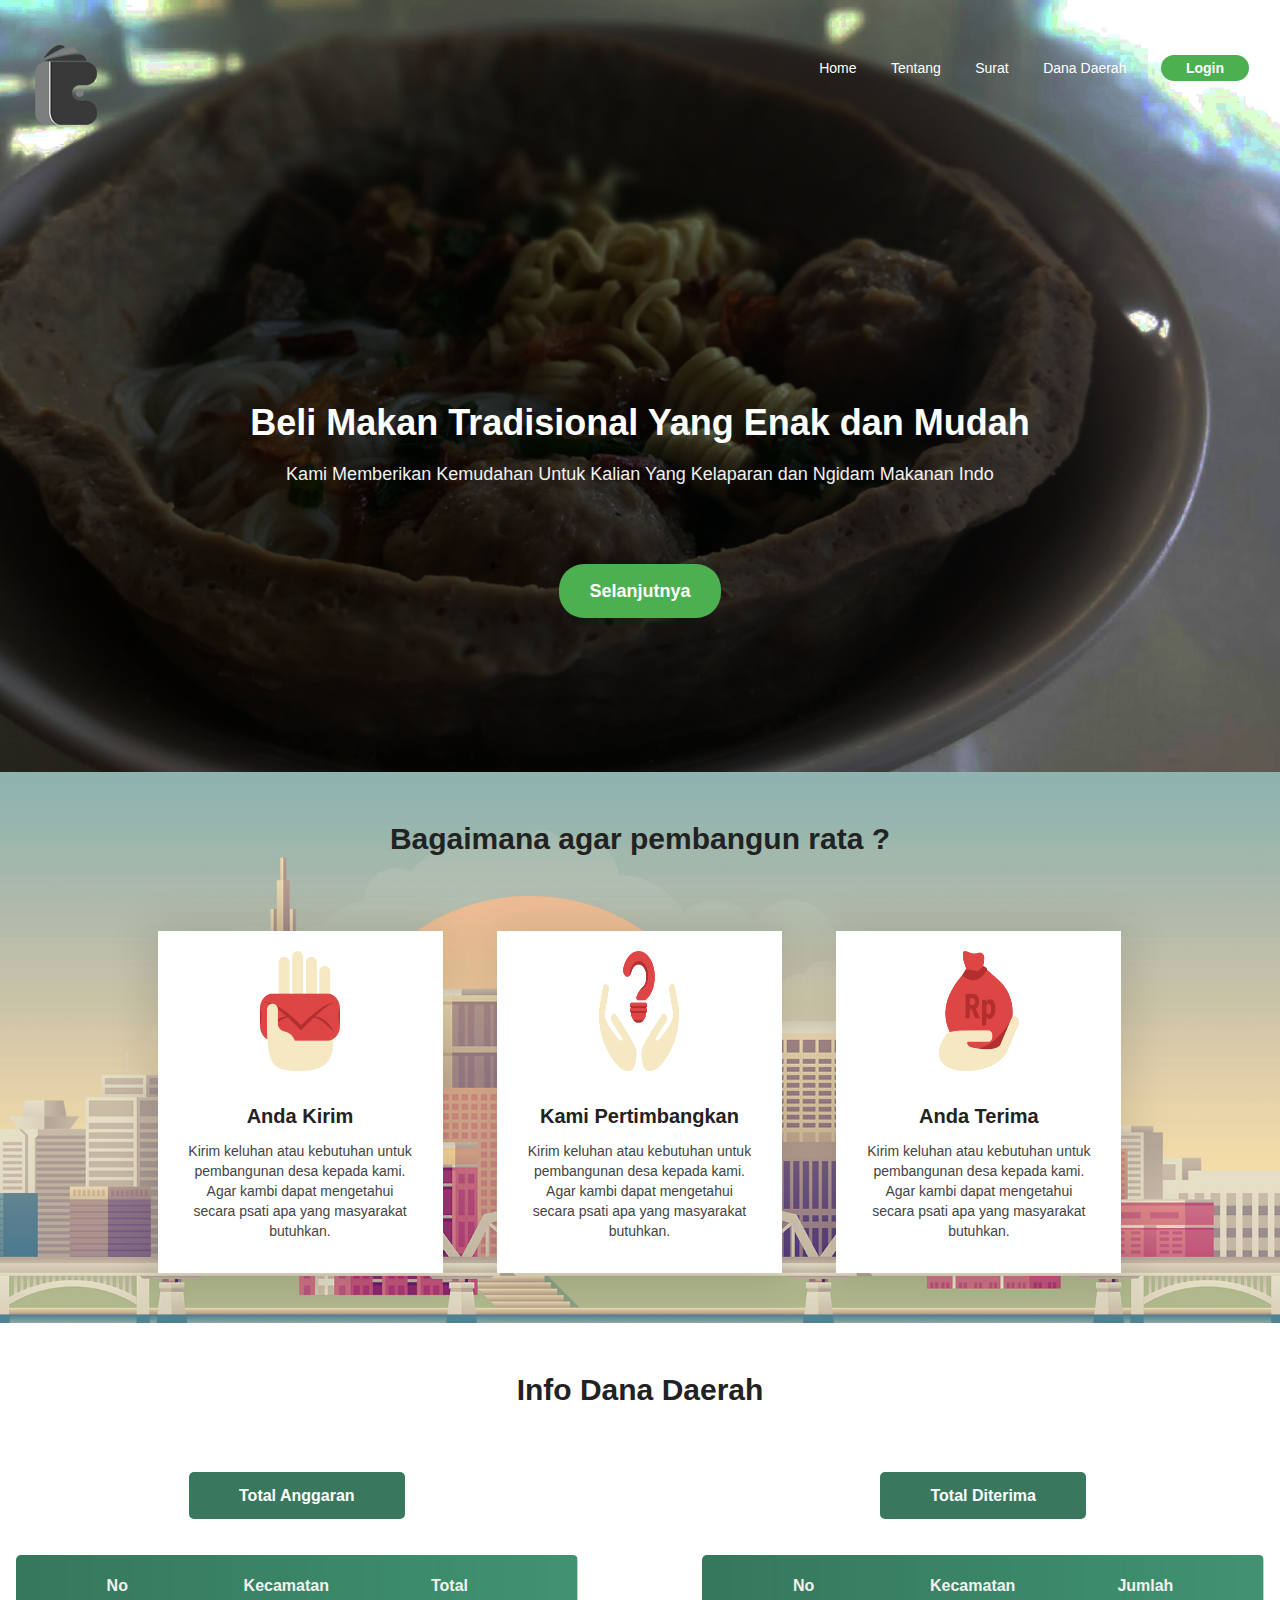
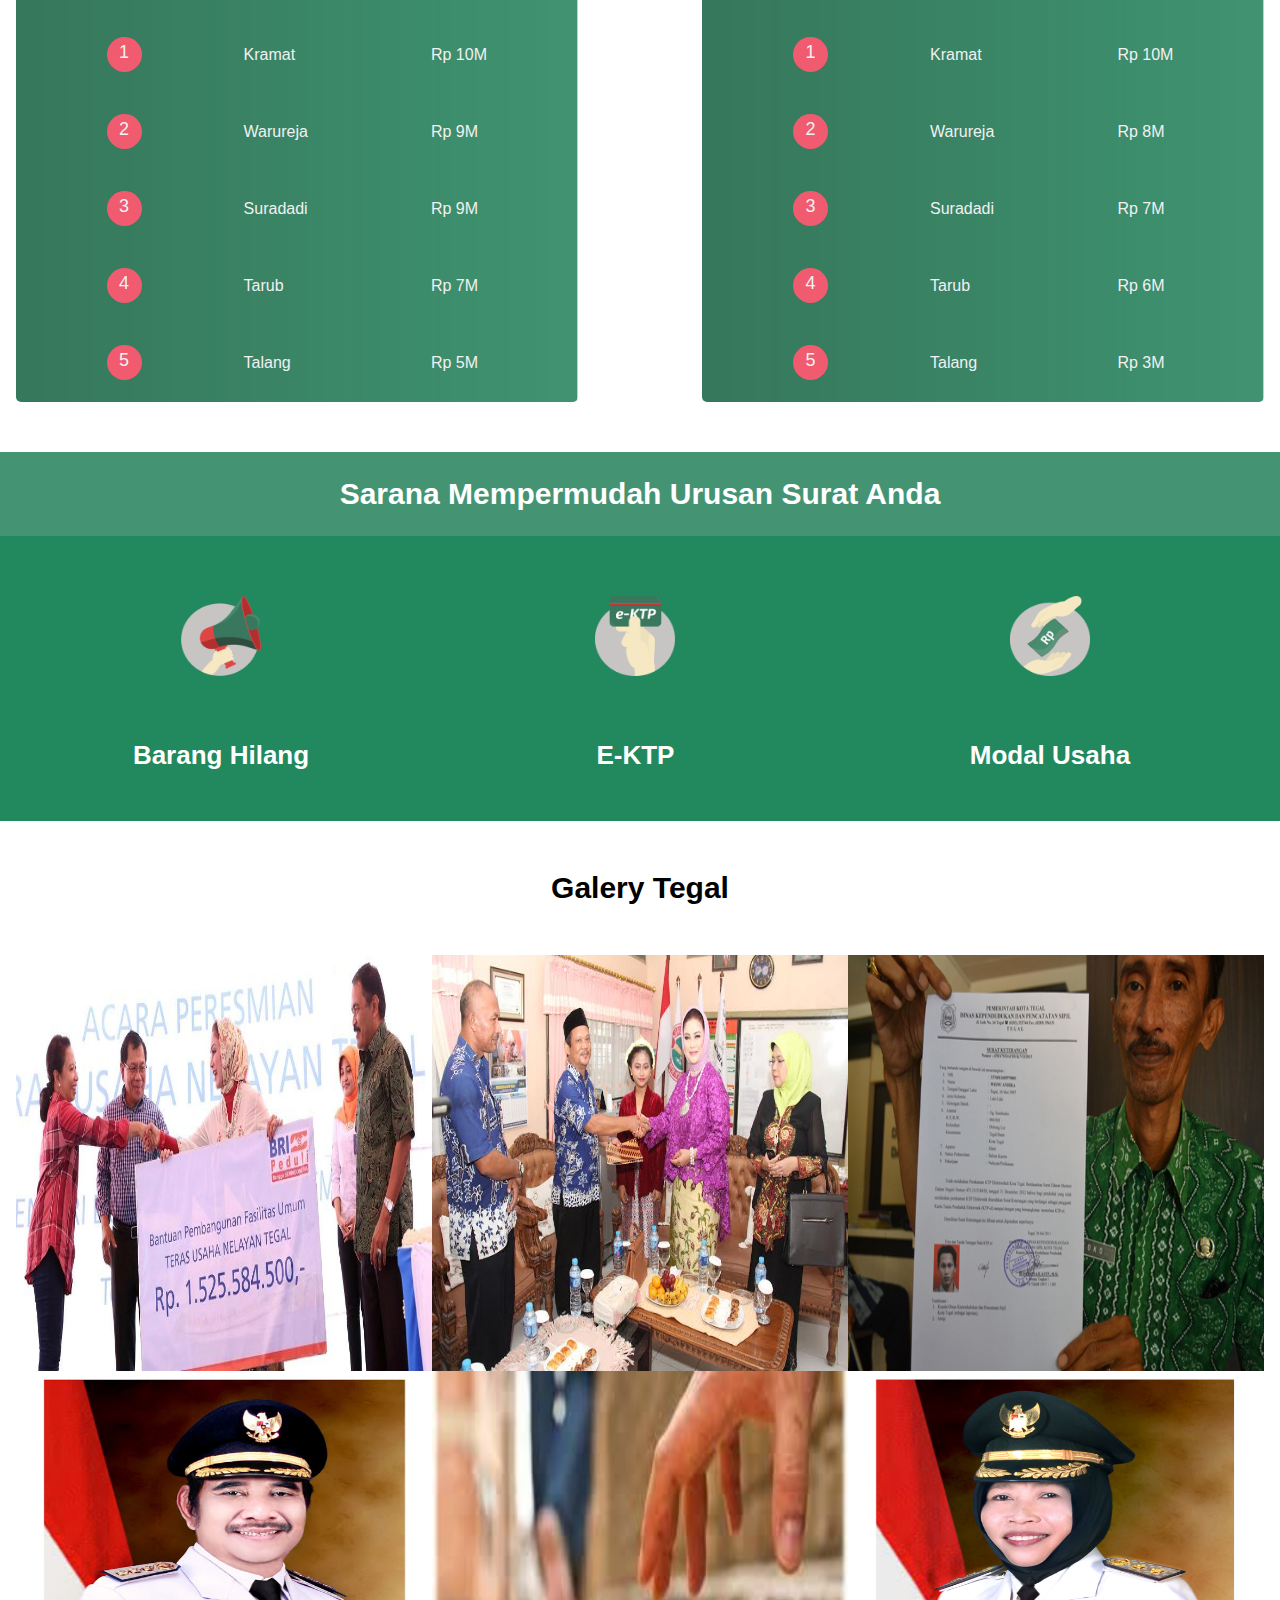
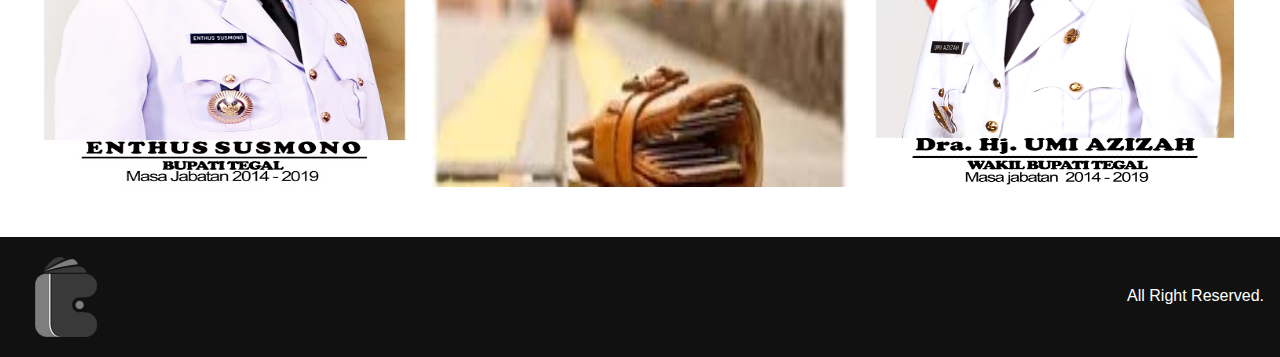
<file: index.html>
<!DOCTYPE html>
<html>
<head>
	<title>Bakul Jajan Onlen</title>
	<link rel="stylesheet" type="text/css" href="css/style.css">
</head>
<body>

<!--Header-->
<div id="header">
	<div class="center">
		<div class="logo"><img src="img/log.png"></div>
		<div class="menu">
			<ul>
				<li><a href="index.html">Home</a></li>
				<li><a href="tentang.html">Tentang</a></li>
				<li><a href="surat.html">Surat</a></li>
				<li><a href="dana.html">Dana Daerah</a></li>
				<li><a href="login.html" class="login">Login</a></li>
			</ul>
		</div>
	</div>
	<div class="clear"></div>
	<div id="navbar">
		<div class="center">
			<div class="navbar">
				<div class="logo"><img src="img/log.png"></div>
				<a href="index.html">Home</a></li>
				<a href="tentang.html">Tentang</a></li>
				<a href="surat.html">Surat</a></li>
				<a href="dana.html">Dana Daerah</a></li>
				<a href="login.html" style="font-weight: bold;">Login</a></li>
			</div>
		</div>
		<div class="clear"></div>
	</div>
	<div class="center">
		<div class="title">Beli Makan Tradisional Yang Enak dan Mudah</div>
		<div class="sub-title">Kami Memberikan Kemudahan Untuk Kalian Yang Kelaparan dan Ngidam Makanan Indo</div>
	</div>
	<div class="clear"></div>
	<div class="center" style="text-align: center; padding-bottom: 170px;">
		<a href="tentang.html" class="header-btn">Selanjutnya</a>
	</div>
</div>
<!--Header-->

<!--Cara pembangunan rata-->
<div id="how-work">
	<div class="center">
		<div class="title" style="">Bagaimana agar pembangun rata ?</div>
	</div>
	<div class="clear"></div>
	<div class="content">
		<a href="andaKirim.html"><div class="box">
			<img src="img/andaKirim.png" class="icon-proses">
			<div class="box-title">
				Anda Kirim
			</div>
			<div class="box-content">Kirim keluhan atau kebutuhan untuk pembangunan desa kepada kami. Agar kambi dapat mengetahui secara psati apa yang masyarakat butuhkan.</div>
		</div></a>
		<a href="pertimbangkan.html"><div class="box">
			<img src="img/kamiPertimbangkan.png" class="icon-proses">
			<div class="box-title">Kami Pertimbangkan</div>
			<div class="box-content">Kirim keluhan atau kebutuhan untuk pembangunan desa kepada kami. Agar kambi dapat mengetahui secara psati apa yang masyarakat butuhkan.</div>
		</div></a>
		<a href="terima.html"><div class="box">
			<img src="img/andaTerima.png" class="icon-proses">
			<div class="box-list">
				<div class="box-title">Anda Terima</div>
				<div class="box-content">Kirim keluhan atau kebutuhan untuk pembangunan desa kepada kami. Agar kambi dapat mengetahui secara psati apa yang masyarakat butuhkan.</div>
			</div>
		</div></a>
	</div>
</div>
<!--Cara pembangunan rata-->

<!--Dana Daerah-->
<div id="dana">
	<div class="center">
		<div class="title">Info Dana Daerah</div>
	</div>
	<div class="clear"></div>
	<div class="center">
		<div class="content">
			<a class="btn">Total Anggaran</a>
		</div>
		<div class="content" style=" float: right;">
			<a class="btn">Total Diterima</a>
		</div>
	</div>
	<div class="clear"></div>

	<div class="center">
		<center>
		<div class="tabel-bg">
			<table border="0">
				<tr>
					<td class="tabel"><b>No</td>
					<td class="tabel"><b>Kecamatan</td>
					<td class="tabel"><b>Total</td>
				</tr>
				<tr>
					<td class="tabel"><div class="circle">1</div></td>
					<td class="tabel">Kramat</td>
					<td class="tabel">Rp 10M</td>
				</tr>
				<tr>
					<td class="tabel"><div class="circle">2</div></td>
					<td class="tabel">Warureja</td>
					<td class="tabel">Rp 9M</td>
				</tr>
				<tr>
					<td class="tabel"><div class="circle">3</div></td>
					<td class="tabel">Suradadi</td>
					<td class="tabel">Rp 9M</td>
				</tr>
				<tr>
					<td class="tabel"><div class="circle">4</div></td>
					<td class="tabel">Tarub</td>
					<td class="tabel">Rp 7M</td>
				</tr>
				<tr>
					<td class="tabel"><div class="circle">5</div></td>
					<td class="tabel">Talang</td>
					<td class="tabel">Rp 5M</td>
				</tr>
			</table>
		</div>
		</center>

		<center>
		<div class="tabel-bg" style="float: right;">
			<table border="0">
				<tr>
					<td class="tabel"><b>No</td>
					<td class="tabel"><b>Kecamatan</td>
					<td class="tabel"><b>Jumlah</td>
				</tr>
				<tr>
					<td class="tabel"><div class="circle">1</div></td>
					<td class="tabel">Kramat</td>
					<td class="tabel">Rp 10M</td>
				</tr>
				<tr>
					<td class="tabel"><div class="circle">2</div></td>
					<td class="tabel">Warureja</td>
					<td class="tabel">Rp 8M</td>
				</tr>
				<tr>
					<td class="tabel"><div class="circle">3</div></td>
					<td class="tabel">Suradadi</td>
					<td class="tabel">Rp 7M</td>
				</tr>
				<tr>
					<td class="tabel"><div class="circle">4</div></td>
					<td class="tabel">Tarub</td>
					<td class="tabel">Rp 6M</td>
				</tr>
				<tr>
					<td class="tabel"><div class="circle">5</div></td>
					<td class="tabel">Talang</td>
					<td class="tabel">Rp 3M</td>
				</tr>
			</table>
		</div>
		</center>
	</div>
	<div class="clear"></div>
</div>
<!--Dana Daerah-->

<!--Surat Menyurat-->
<div id="surat">
	<div class="title">Sarana Mempermudah Urusan Surat Anda</div>
	<div class="content">
		<div class="center">
			<div class="box">
				<a href="surat.html"><img src="img/barangHilang.png" class="box-icon"></a>
				<div class="box-title">Barang Hilang</div>
			</div>
			<div class="box">
				<a href="surat.html"><img src="img/eKTP.png" class="box-icon"></a>
				<div class="box-title">E-KTP</div>
			</div>
			<div class="box">
				<a href="surat.html"><img src="img/modalUsaha.png" class="box-icon"></a>
				<div class="box-title">Modal Usaha</div>
			</div>
		</div>
	</div>
</div>
<!--Surat Menyurat-->

<!--Galery-->
<div id="galery">
	<div class="center">
		<div class="title">Galery Tegal</div>
	</div>
	<div class="clear"></div>
	<div class="center">
		<img src="img/bantuan.jpg" class="gambar">
		<img src="img/bantuanmodal.jpg" class="gambar">
		<img src="img/ektp.jpg" class="gambar">
		<img src="img/bupati.jpg" class="gambar">
		<img src="img/baranghilang.jpg" class="gambar">
		<img src="img/wakilbupati.jpg" class="gambar">
	</div>
	<div class="clear"></div>
</div>
<!--Galery-->

<!--Footer-->
<div id="footer">
	<div class="center">
		<div class="logo"><img src="img/log.png"></b></div>
		<div class="cp">All Right Reserved.</div>
	</div>
	<div class="clear"></div>
</div>
<!--Footer-->

<script type="text/javascript" src="js/index.js"></script>
<script type="text/javascript">
	// When the user scrolls down 20px from the top of the document, slide down the navbar
	// When the user scrolls to the top of the page, slide up the navbar (50px out of the top view)
	window.onscroll = function() {scrollFunction()};

	function scrollFunction() {
  		if (document.body.scrollTop > 80 || document.documentElement.scrollTop > 80) {
    		document.getElementById("navbar").style.top = "0";
  		} else {
    		document.getElementById("navbar").style.top = "-100px";
  		}
	}
</script>
</body>
</html>
</file>
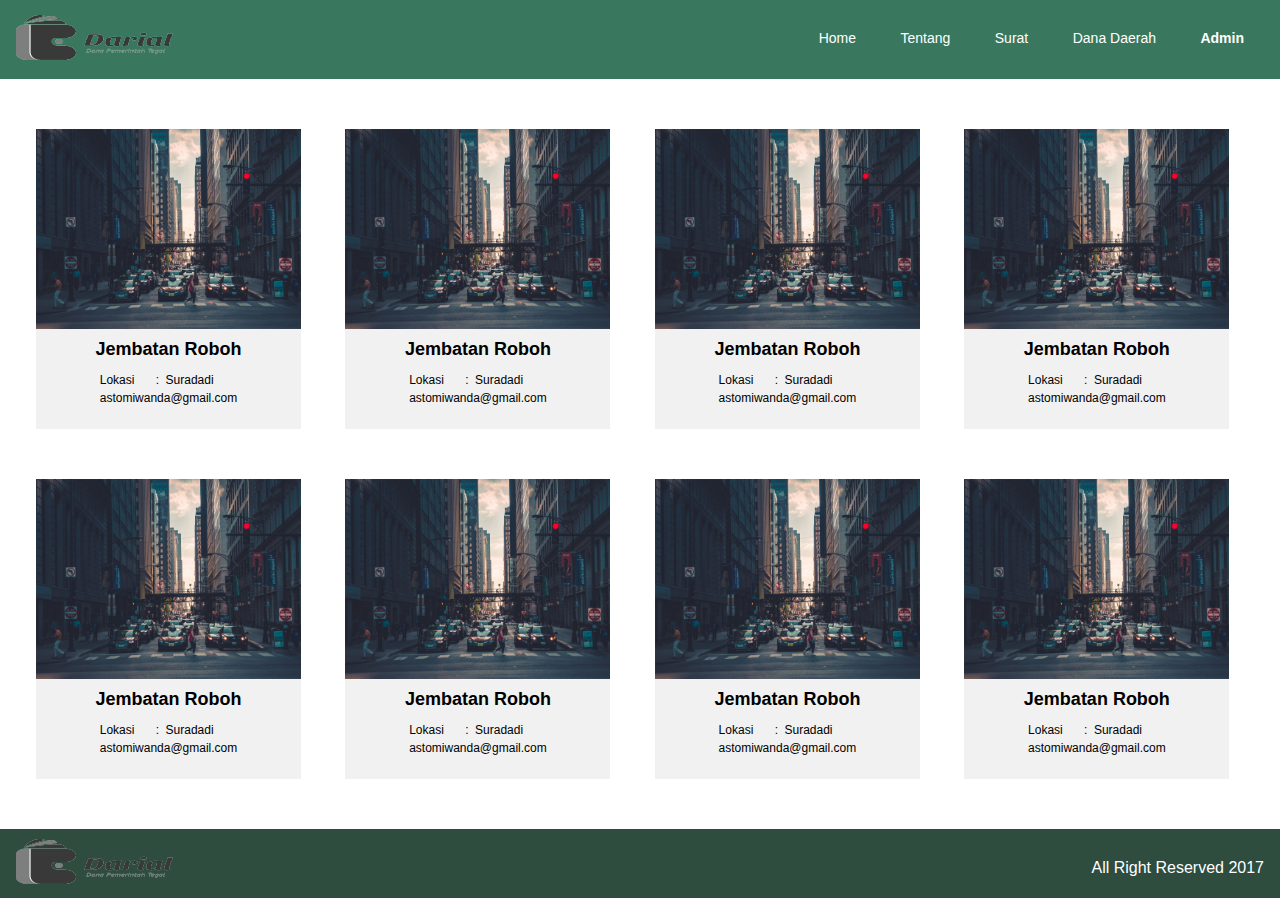
<file: admin.html>
<!DOCTYPE html>
<html>
<head>
	<title>Admin Page</title>
	<link rel="stylesheet" type="text/css" href="css/tentang.css">
	<link rel="stylesheet" type="text/css" href="css/admin.css">
</head>
<body>

<!--Header-->
<div id="header">
	<div class="center">
		<div class="logo"><img src="img/logosamping.png"></div>
		<div class="menu">
			<ul>
				<li><a href="index.html">Home</a></li>
				<li><a href="tentang.html">Tentang</a></li>
				<li><a href="surat.html">Surat</a></li>
				<li><a href="dana.html">Dana Daerah</a></li>
				<li><a href="admin.html" class="login">Admin</a></li>
			</ul>
		</div>
	</div>
	<div class="clear"></div>
</div>
<!--Header-->

<!-- content -->
<div id="content-admin">
	<div class="center" style="margin-bottom: 50px;">
		<a href="detailLaporan.html"><div class="box">
			<div class="image">
				<img src="img/login-bg.jpg" class="image">
			</div>
			<div class="content">
				<center><b>Jembatan Roboh</b><br/>
				<table>
					<tr>
						<td>Lokasi</td>
						<td>:</td>
						<td>Suradadi</td>
					</tr>
					<tr>
						<td colspan="3">astomiwanda@gmail.com</td>
					</tr>
				</table></center>
			</div>
		</div></a>

		<a href="detailLaporan.html"><div class="box">
			<div class="image">
				<img src="img/login-bg.jpg" class="image">
			</div>
			<div class="content">
				<center><b>Jembatan Roboh</b><br/>
				<table>
					<tr>
						<td>Lokasi</td>
						<td>:</td>
						<td>Suradadi</td>
					</tr>
					<tr>
						<td colspan="3">astomiwanda@gmail.com</td>
					</tr>
				</table></center>
			</div>
		</div></a>

		<a href="detailLaporan.html"><div class="box">
			<div class="image">
				<img src="img/login-bg.jpg" class="image">
			</div>
			<div class="content">
				<center><b>Jembatan Roboh</b><br/>
				<table>
					<tr>
						<td>Lokasi</td>
						<td>:</td>
						<td>Suradadi</td>
					</tr>
					<tr>
						<td colspan="3">astomiwanda@gmail.com</td>
					</tr>
				</table></center>
			</div>
		</div></a>

		<a href="detailLaporan.html"><div class="box">
			<div class="image">
				<img src="img/login-bg.jpg" class="image">
			</div>
			<div class="content">
				<center><b>Jembatan Roboh</b><br/>
				<table>
					<tr>
						<td>Lokasi</td>
						<td>:</td>
						<td>Suradadi</td>
					</tr>
					<tr>
						<td colspan="3">astomiwanda@gmail.com</td>
					</tr>
				</table></center>
			</div>
		</div></a>

		<a href="detailLaporan.html"><div class="box">
			<div class="image">
				<img src="img/login-bg.jpg" class="image">
			</div>
			<div class="content">
				<center><b>Jembatan Roboh</b><br/>
				<table>
					<tr>
						<td>Lokasi</td>
						<td>:</td>
						<td>Suradadi</td>
					</tr>
					<tr>
						<td colspan="3">astomiwanda@gmail.com</td>
					</tr>
				</table></center>
			</div>
		</div></a>

		<a href="detailLaporan.html"><div class="box">
			<div class="image">
				<img src="img/login-bg.jpg" class="image">
			</div>
			<div class="content">
				<center><b>Jembatan Roboh</b><br/>
				<table>
					<tr>
						<td>Lokasi</td>
						<td>:</td>
						<td>Suradadi</td>
					</tr>
					<tr>
						<td colspan="3">astomiwanda@gmail.com</td>
					</tr>
				</table></center>
			</div>
		</div></a>

		<a href="detailLaporan.html"><div class="box">
			<div class="image">
				<img src="img/login-bg.jpg" class="image">
			</div>
			<div class="content">
				<center><b>Jembatan Roboh</b><br/>
				<table>
					<tr>
						<td>Lokasi</td>
						<td>:</td>
						<td>Suradadi</td>
					</tr>
					<tr>
						<td colspan="3">astomiwanda@gmail.com</td>
					</tr>
				</table></center>
			</div>
		</div></a>

		<a href="detailLaporan.html"><div class="box">
			<div class="image">
				<img src="img/login-bg.jpg" class="image">
			</div>
			<div class="content">
				<center><b>Jembatan Roboh</b><br/>
				<table>
					<tr>
						<td>Lokasi</td>
						<td>:</td>
						<td>Suradadi</td>
					</tr>
					<tr>
						<td colspan="3">astomiwanda@gmail.com</td>
					</tr>
				</table></center>
			</div>
		</div></a>
	</div>
	<div class="clear"></div>
</div>
<!-- content -->

<!--Footer-->
<div id="footer">
	<div class="center">
		<div class="logo"><img src="img/logosamping.png"></div>
		<div class="cp">All Right Reserved 2017</div>
	</div>
	<div class="clear"></div>
</div>
<!--Footer-->

</body>
</html>
</file>
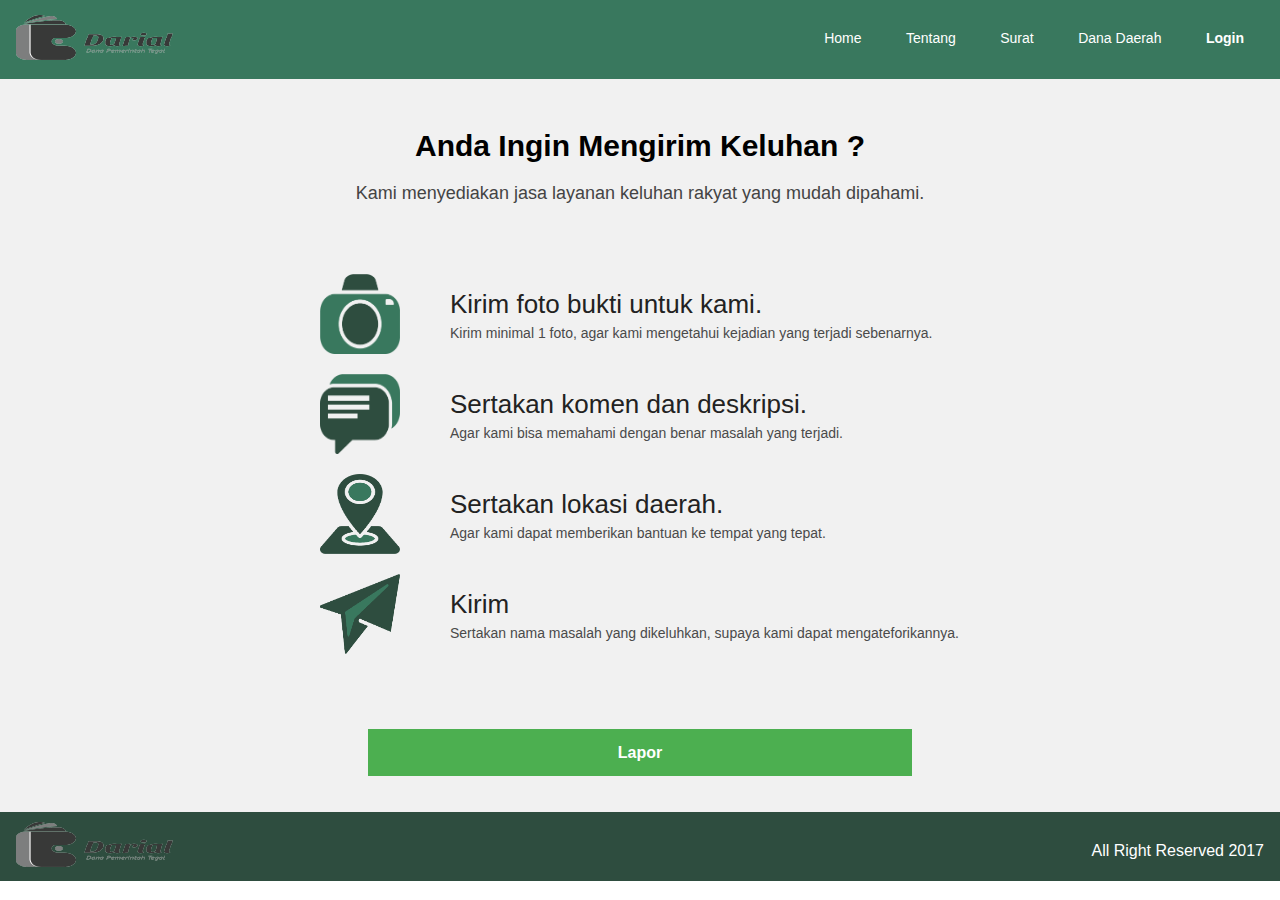
<file: andaKirim.html>
<!DOCTYPE html>
<html>
<head>
	<title>Anda Kirim</title>
	<link rel="stylesheet" type="text/css" href="css/tentang.css">
</head>
<body>

<!--Header-->
<div id="header">
	<div class="center">
		<div class="logo"><img src="img/logosamping.png"></div>
		<div class="menu">
			<ul>
				<li><a href="index.html">Home</a></li>
				<li><a href="tentang.html">Tentang</a></li>
				<li><a href="surat.html">Surat</a></li>
				<li><a href="dana.html">Dana Daerah</a></li>
				<li><a href="login.html" class="login">Login</a></li>
			</ul>
		</div>
	</div>
	<div class="clear"></div>
</div>
<!--Header-->

<!--Content-->
<div id="kirim">
	<div class="center">
		<div class="title">Anda Ingin Mengirim Keluhan ?</div>
		<div class="sub-title">Kami menyediakan jasa layanan keluhan rakyat yang mudah dipahami.</div>
	</div>
	<div class="clear"></div>
	<div class="center" style="width: 50%;">
		<div class="step">
		<img src="img/foto.png" class="icon">
		<div class="text">
			<div class="title-text">Kirim foto bukti untuk kami.</div>
			<div class="sub-text">Kirim minimal 1 foto, agar kami mengetahui kejadian yang terjadi sebenarnya.</div>
		</div>
		</div>
	</div>
	<div class="clear"></div>
	<div class="center" style="width: 50%;">
		<div class="step">
			<img src="img/komen.png" class="icon">
			<div class="text">
				<div class="title-text">Sertakan komen dan deskripsi.</div>
				<div class="sub-text">Agar kami bisa memahami dengan benar masalah yang terjadi.</div>
			</div>
		</div>
	</div>
	<div class="clear"></div>
	<div class="center" style="width: 50%;">
		<div class="step">
			<img src="img/lokasi.png" class="icon">
			<div class="text">
				<div class="title-text">Sertakan lokasi daerah.</div>
				<div class="sub-text">Agar kami dapat memberikan bantuan ke tempat yang tepat.</div>
			</div>
		</div>
	</div>
	<div class="clear"></div>
	<div class="center" style="width: 50%; padding-bottom: 20px;">
		<div class="step">
			<img src="img/kirim.png" class="icon">
			<div class="text">
				<div class="title-text">Kirim</div>
				<div class="sub-text">Sertakan nama masalah yang dikeluhkan, supaya kami dapat mengateforikannya.</div>
			</div>
		</div>
	</div>
	<div class="clear"></div>
	<!--Form Data-->
	<div class="center" style="text-align: center; margin: 50px auto;">
		<b class="btn" onclick="document.getElementById('form-input').style.display='block'">Lapor</b>
	</div>
	<div class="clear"></div>
	<!--Modal Box-->
	<div id="form-input" class="modal">
	  <span onclick="document.getElementById('form-input').style.display='none'" class="close" title="Close Modal">&times;</span>
	
	  <!-- Modal Content -->
	  <form class=" form modal-content animate" action="">
	  	<div class="left">
	    	<div class="imgContainer">
	      		<img src="img/login-bg.jpg" alt="Avatar" class="avatar">
	    	</div>
	    	<div class="container">
	     		<label><b>Jenis Keluhan</b></label>
	     		<input type="text" placeholder="Enter Keluhan Anda" name="uname" required class="input">
	    	</div>
	    </div>
	    <div class="right">
			<div class="container">
			<label><b>E-mail</b></label>
	    	<input type="text" size="35" placeholder="Enter e-mail" name="psw" required class="input">
	    	<label><b>Lokasi</b></label>
	    	<input type="text" size="35" placeholder="Enter Lokasi" name="psw" required class="input">
	    	<label><b>Deskripsi</b></label>
	    	<textarea rows="10" cols="35" placeholder="Enter Deskripsi" class="input"></textarea>
	    	</div>
		</div>
		<div class="container">
	    <button type="submit">Lapor</button>
	    <div class="container" style="background-color:#f1f1f1">
	      <button type="button" onclick="document.getElementById('form-input').style.display='none'" class="cancelbtn">Cancel</button>
	    </div>
	  </form>
	</div>
	<!--Form Data-->
</div>
<!--Content-->

<!--Footer-->
<div id="footer">
	<div class="center">
		<div class="logo"><img src="img/logosamping.png"></div>
		<div class="cp">All Right Reserved 2017</div>
	</div>
	<div class="clear"></div>
</div>
<!--Footer-->

	<script type="text/javascript">
		// Get the modal
		var modal = document.getElementById('form-input');

		// When the user clicks anywhere outside of the modal, close it
		window.onclick = function(event) {
    		if (event.target == modal) {
        		modal.style.display = "none";
    		}
		}
	</script>

</body>
</html>
</file>
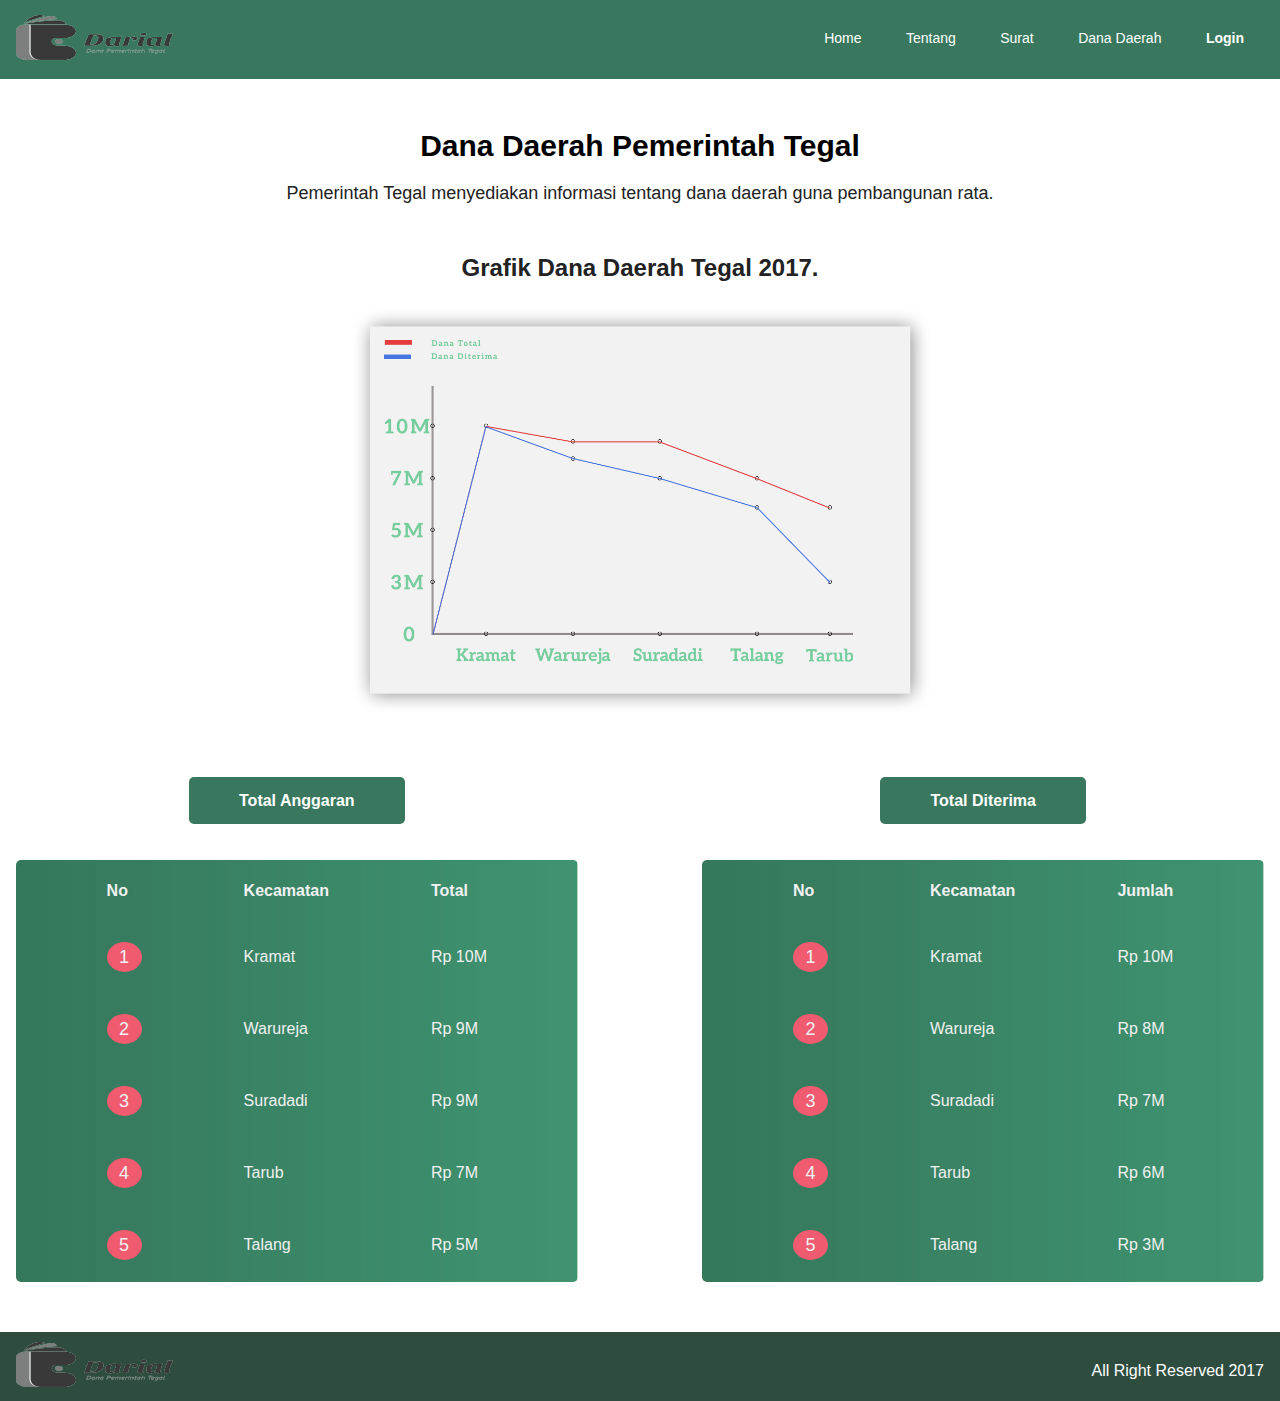
<file: dana.html>
<!DOCTYPE html>
<html>
<head>
	<title>Dana Daerah</title>
	<link rel="stylesheet" type="text/css" href="css/tentang.css">
</head>
<body>

<div id="header">
	<div class="center">
		<div class="logo"><img src="img/logosamping.png"></div>
		<div class="menu">
			<ul>
				<li><a href="index.html">Home</a></li>
				<li><a href="tentang.html">Tentang</a></li>
				<li><a href="surat.html">Surat</a></li>
				<li><a href="dana.html">Dana Daerah</a></li>
				<li><a href="login.html" class="login">Login</a></li>
			</ul>
		</div>
	</div>
	<div class="clear"></div>
</div>

<div id="grafik">
	<div class="center">
		<div class="title">
			Dana Daerah Pemerintah Tegal
		</div>
		<div class="sub-title">Pemerintah Tegal menyediakan informasi tentang dana daerah guna pembangunan rata.</div>
	</div>
	<div class="clear"></div>
	<div class="center">
		<div class="judul">
			Grafik Dana Daerah Tegal 2017.
		</div>
	</div>
	<div class="clear"></div>
	<div class="center">
		<div class="grafik-data">
			<img src="img/graph.png" class="dana-grafik">
		</div>
	</div>
	<div class="clear"></div>

	<div class="center">
		<div class="content">
			<a class="btn">Total Anggaran</a>
		</div>
		<div class="content" style=" float: right;">
			<a class="btn">Total Diterima</a>
		</div>
	</div>
	<div class="clear"></div>

	<div class="center">
		<center>
		<div class="tabel-bg">
			<table border="0">
				<tr>
					<td class="tabel"><b>No</td>
					<td class="tabel"><b>Kecamatan</td>
					<td class="tabel"><b>Total</td>
				</tr>
				<tr>
					<td class="tabel"><div class="circle">1</div></td>
					<td class="tabel">Kramat</td>
					<td class="tabel">Rp 10M</td>
				</tr>
				<tr>
					<td class="tabel"><div class="circle">2</div></td>
					<td class="tabel">Warureja</td>
					<td class="tabel">Rp 9M</td>
				</tr>
				<tr>
					<td class="tabel"><div class="circle">3</div></td>
					<td class="tabel">Suradadi</td>
					<td class="tabel">Rp 9M</td>
				</tr>
				<tr>
					<td class="tabel"><div class="circle">4</div></td>
					<td class="tabel">Tarub</td>
					<td class="tabel">Rp 7M</td>
				</tr>
				<tr>
					<td class="tabel"><div class="circle">5</div></td>
					<td class="tabel">Talang</td>
					<td class="tabel">Rp 5M</td>
				</tr>
			</table>
		</div>
		</center>

		<center>
		<div class="tabel-bg" style="float: right;">
			<table border="0">
				<tr>
					<td class="tabel"><b>No</td>
					<td class="tabel"><b>Kecamatan</td>
					<td class="tabel"><b>Jumlah</td>
				</tr>
				<tr>
					<td class="tabel"><div class="circle">1</div></td>
					<td class="tabel">Kramat</td>
					<td class="tabel">Rp 10M</td>
				</tr>
				<tr>
					<td class="tabel"><div class="circle">2</div></td>
					<td class="tabel">Warureja</td>
					<td class="tabel">Rp 8M</td>
				</tr>
				<tr>
					<td class="tabel"><div class="circle">3</div></td>
					<td class="tabel">Suradadi</td>
					<td class="tabel">Rp 7M</td>
				</tr>
				<tr>
					<td class="tabel"><div class="circle">4</div></td>
					<td class="tabel">Tarub</td>
					<td class="tabel">Rp 6M</td>
				</tr>
				<tr>
					<td class="tabel"><div class="circle">5</div></td>
					<td class="tabel">Talang</td>
					<td class="tabel">Rp 3M</td>
				</tr>
			</table>
		</div>
		</center>
	</div>
	<div class="clear"></div>
</div>

<div id="footer">
	<div class="center">
		<div class="logo"><img src="img/logosamping.png"></div>
		<div class="cp">All Right Reserved 2017</div>
	</div>
	<div class="clear"></div>
</div>

</body>
</html>
</file>
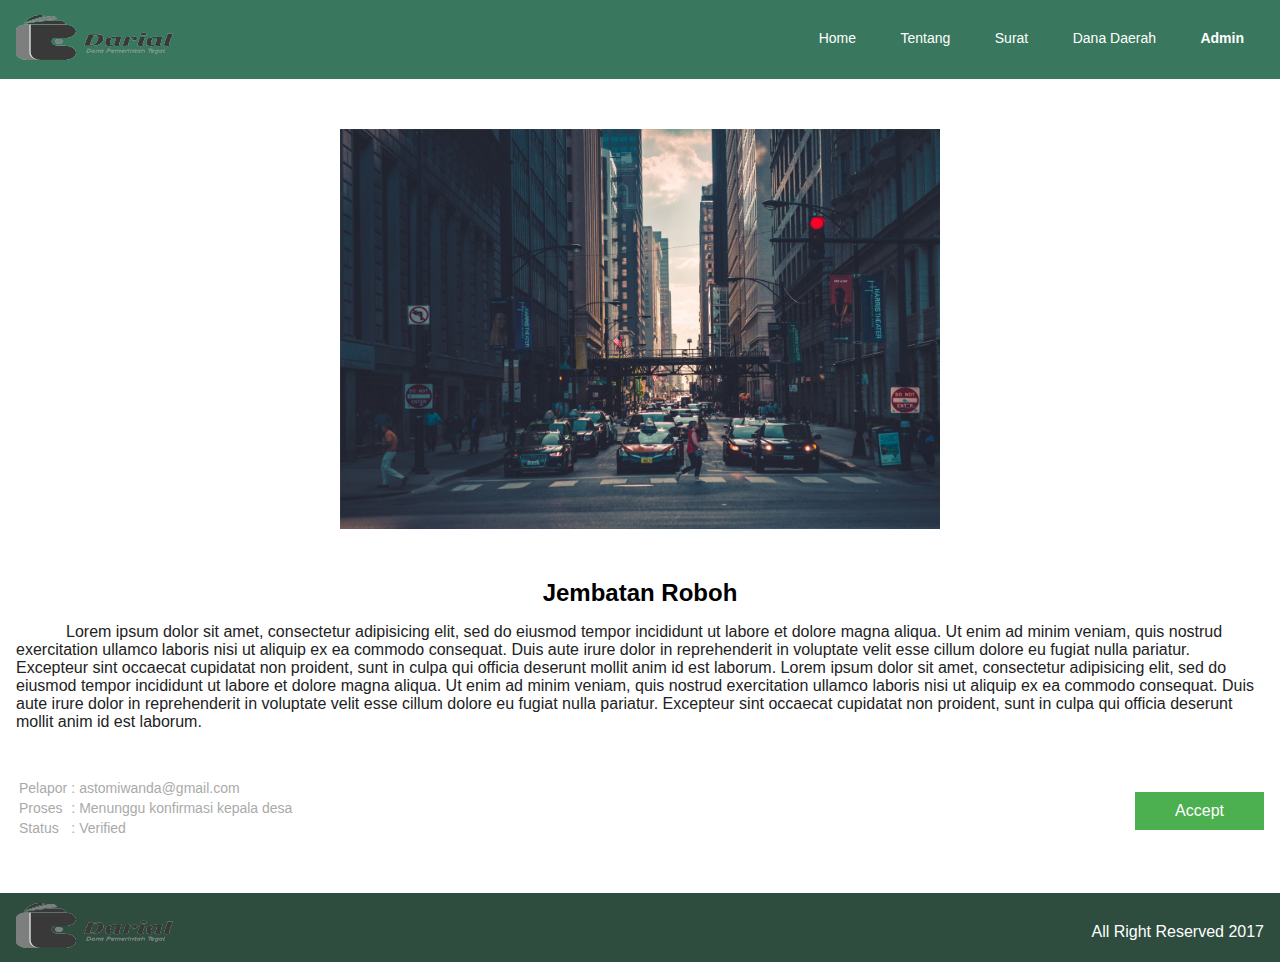
<file: detailLaporan.html>
<!DOCTYPE html>
<html>
<head>
	<title>Laporan</title>
	<link rel="stylesheet" type="text/css" href="css/tentang.css">
	<link rel="stylesheet" type="text/css" href="css/admin.css">
</head>
<body>

<!--Header-->
<div id="header">
	<div class="center">
		<div class="logo"><img src="img/logosamping.png"></div>
		<div class="menu">
			<ul>
				<li><a href="index.html">Home</a></li>
				<li><a href="tentang.html">Tentang</a></li>
				<li><a href="surat.html">Surat</a></li>
				<li><a href="dana.html">Dana Daerah</a></li>
				<li><a href="admin.html" class="login">Admin</a></li>
			</ul>
		</div>
	</div>
	<div class="clear"></div>
</div>
<!--Header-->

<!-- content -->
<div id="detail-laporan">
	<div class="center">
		<div class="image">
			<img src="img/login-bg.jpg" class="img">
		</div>
	</div>
	<div class="clear"></div>
	<div class="center">
		<div class="content">
			<div class="title">Jembatan Roboh</div>
			<p style="color: #222;"><span>Lorem</span> ipsum dolor sit amet, consectetur adipisicing elit, sed do eiusmod
			tempor incididunt ut labore et dolore magna aliqua. Ut enim ad minim veniam,
			quis nostrud exercitation ullamco laboris nisi ut aliquip ex ea commodo
			consequat. Duis aute irure dolor in reprehenderit in voluptate velit esse
			cillum dolore eu fugiat nulla pariatur. Excepteur sint occaecat cupidatat non
			proident, sunt in culpa qui officia deserunt mollit anim id est laborum.
			Lorem ipsum dolor sit amet, consectetur adipisicing elit, sed do eiusmod
			tempor incididunt ut labore et dolore magna aliqua. Ut enim ad minim veniam,
			quis nostrud exercitation ullamco laboris nisi ut aliquip ex ea commodo
			consequat. Duis aute irure dolor in reprehenderit in voluptate velit esse
			cillum dolore eu fugiat nulla pariatur. Excepteur sint occaecat cupidatat non
			proident, sunt in culpa qui officia deserunt mollit anim id est laborum.</p>
		</div>
	</div>
	<div class="clear"></div>
	<div class="center">
		<table>
			<tr>
				<td>Pelapor</td>
				<td>:</td>
				<td>astomiwanda@gmail.com</td>
			</tr>
			<tr>
				<td>Proses</td>
				<td>:</td>
				<td>Menunggu konfirmasi kepala desa</td>
			</tr>
			<tr>
				<td>Status</td>
				<td>:</td>
				<td>Verified</td>
			</tr>
		</table>
		<a href="" class="btn">Accept</a>
	</div>
</div>
<!-- content -->

<!--Footer-->
<div id="footer">
	<div class="center">
		<div class="logo"><img src="img/logosamping.png"></div>
		<div class="cp">All Right Reserved 2017</div>
	</div>
	<div class="clear"></div>
</div>
<!--Footer-->

</body>
</html>
</file>
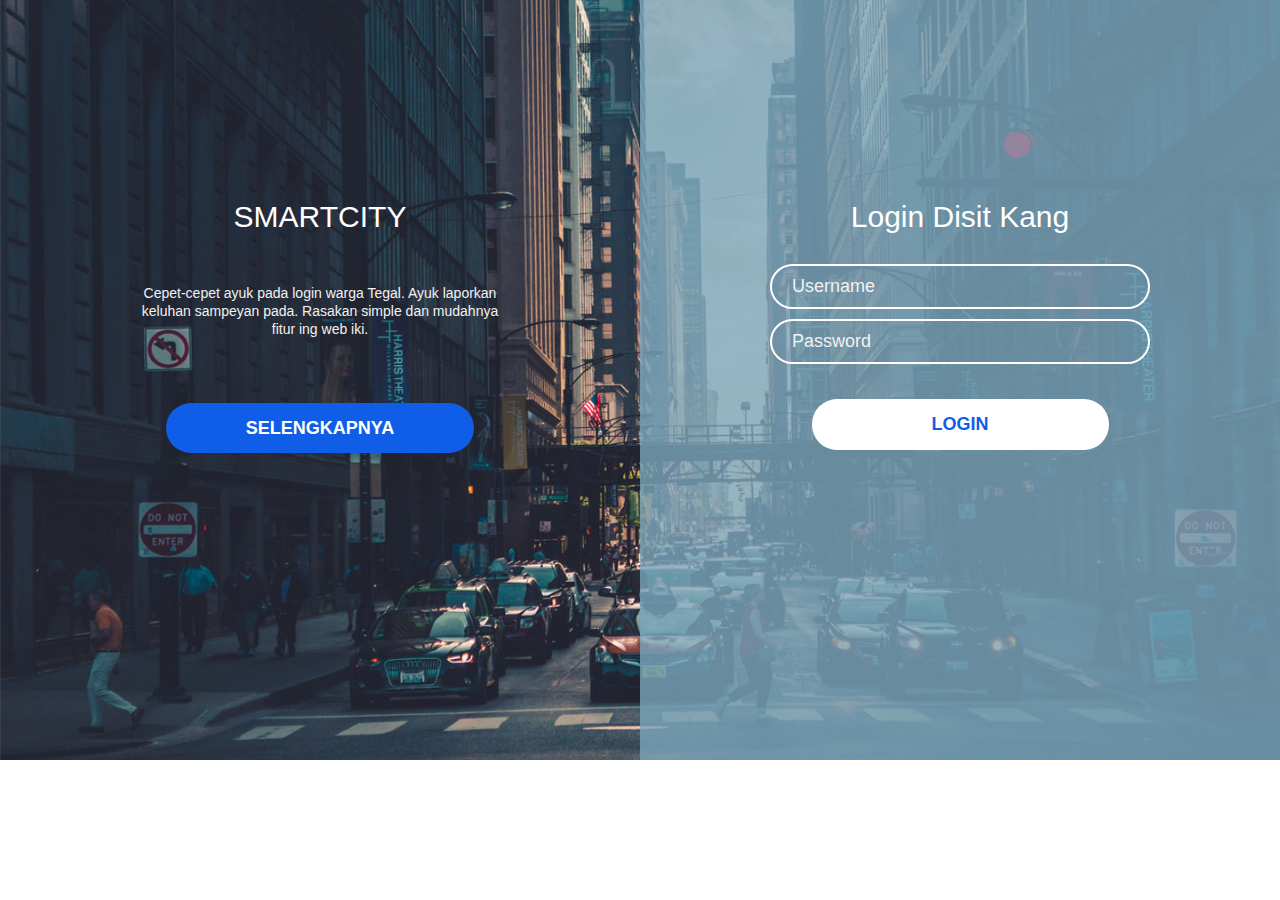
<file: login.html>
<!DOCTYPE html>
<html>
<head>
	<title>Login</title>
	<link rel="stylesheet" type="text/css" href="css/login.css">
</head>
<body>

<div id="bg">
	<div class="kiri">
		<div class="center">
			<div class="title">SMARTCITY</div>
			<div class="content">Cepet-cepet ayuk pada login
warga Tegal. Ayuk laporkan keluhan
sampeyan pada. Rasakan simple
dan mudahnya fitur ing web iki.</div>
		</div>
		<div class="clear"></div>
		<div class="center" style="text-align: center;">
			<a href="tentang.html" class="btn-kiri">Selengkapnya</a>
		</div>
		<div class="clear"></div>
	</div>
	<div class="kanan">
		<div class="center">
			<div class="title">Login Disit Kang</div>
			<form action="index.html" method="post">
				<input type="text" name="username" size="30" placeholder="Username" class="input"><br/>
				<input type="password" name="password" size="30" placeholder="Password" class="input"><br/>
				<input type="submit" value="LOGIN" class="submit">
			</form>
		</div>
		<div class="clear"></div>
	</div>
</div>

</body>
</html>
</file>
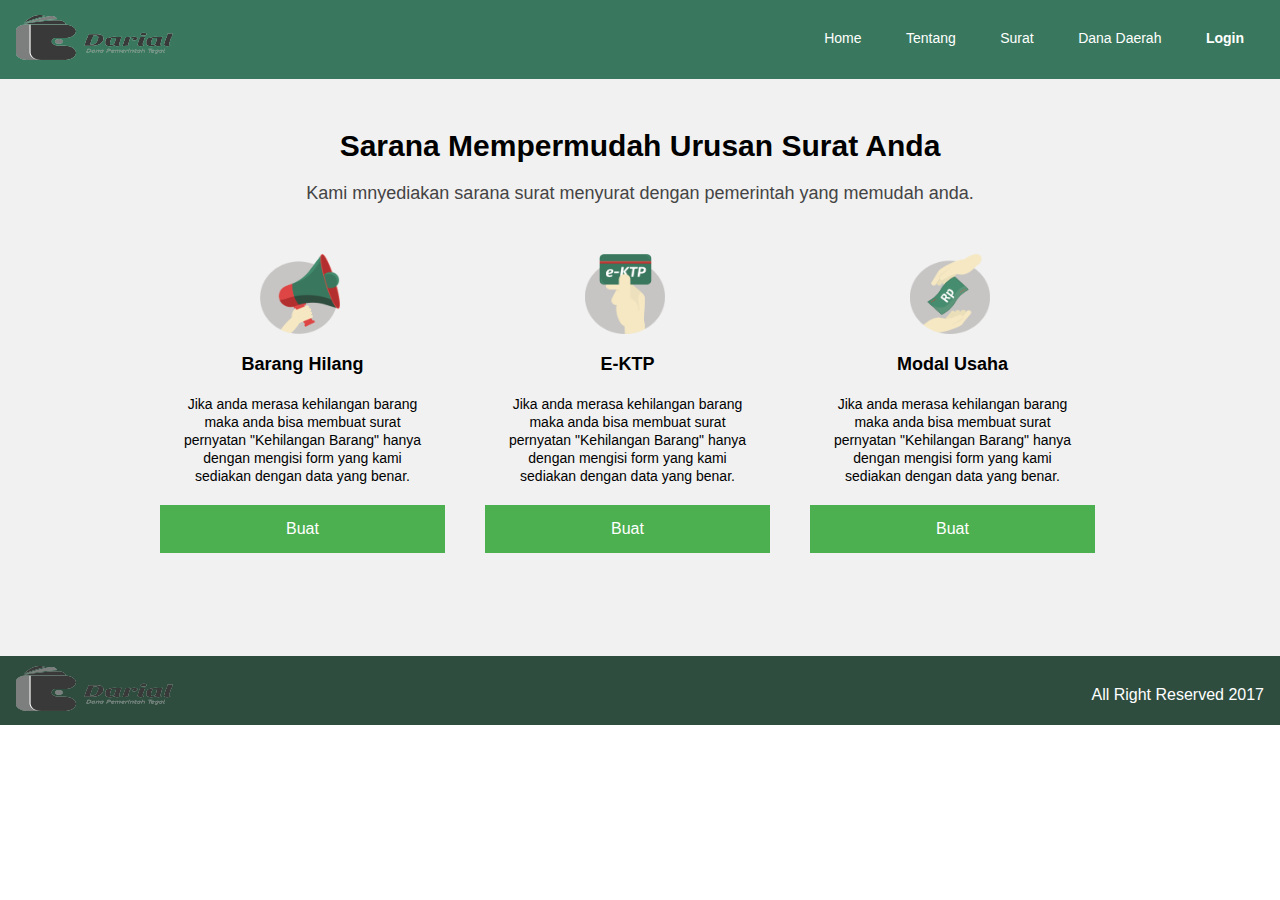
<file: surat.html>
<!DOCTYPE html>
<html>
<head>
	<title>Surat</title>
	<link rel="stylesheet" type="text/css" href="css/tentang.css">
</head>
<body>
<div id="header">
	<div class="center">
		<div class="logo"><img src="img/logosamping.png"></div>
		<div class="menu">
			<ul>
				<li><a href="index.html">Home</a></li>
				<li><a href="tentang.html">Tentang</a></li>
				<li><a href="surat.html">Surat</a></li>
				<li><a href="dana.html">Dana Daerah</a></li>
				<li><a href="login.html" class="login">Login</a></li>
			</ul>
		</div>
	</div>
	<div class="clear"></div>
</div>

<div id="kirim">
	<div class="center">
		<div class="title">Sarana Mempermudah Urusan Surat Anda</div>
		<div class="sub-title">Kami mnyediakan sarana surat menyurat dengan pemerintah yang memudah anda.</div>
	</div>
	<div class="clear"></div>
	<div class="center">
		<div class="box-surat">
		<div class="surat">
			<div class="center">
				<div class="surat-icon">
					<img src="img/barangHilang.png" class="icon" style="margin-left: 100px;">
				</div>
			</div>
			<div class="clear"></div>
			<div class="surat-title">Barang Hilang</div>
			<div class="surat-content">
				Jika anda merasa kehilangan barang maka anda bisa membuat surat pernyatan "Kehilangan Barang" hanya dengan mengisi form yang kami sediakan dengan data yang benar.
			</div>
			<div class="tombol" onclick="document.getElementById('form-hilang').style.display='block'">Buat</div>
		</div>
		<div class="surat">
			<div class="center">
				<div class="surat-icon">
					<img src="img/eKTP.png" class="icon" style="margin-left: 100px;">
				</div>
			</div>
			<div class="clear"></div>
			<div class="surat-title">E-KTP</div>
			<div class="surat-content">
				Jika anda merasa kehilangan barang maka anda bisa membuat surat pernyatan "Kehilangan Barang" hanya dengan mengisi form yang kami sediakan dengan data yang benar.
			</div>
			<div class="tombol" onclick="document.getElementById('form-hilang').style.display='block'">Buat</div>
		</div>
		<div class="surat">
			<div class="center">
				<div class="surat-icon">
					<img src="img/modalUsaha.png" class="icon" style="margin-left: 100px;">
				</div>
			</div>
			<div class="clear"></div>
			<div class="surat-title">Modal Usaha</div>
			<div class="surat-content">
				Jika anda merasa kehilangan barang maka anda bisa membuat surat pernyatan "Kehilangan Barang" hanya dengan mengisi form yang kami sediakan dengan data yang benar.
			</div>
			<div class="tombol" onclick="document.getElementById('form-hilang').style.display='block'">Buat</div>
		</div>
		</div>
	</div>
	<div class="clear"></div>
</div>

<div id="footer">
	<div class="center">
		<div class="logo"><img src="img/logosamping.png"></div>
		<div class="cp">All Right Reserved 2017</div>
	</div>
	<div class="clear"></div>
</div>

<!--Modal Surat-->
<div id="form-hilang" class="modal">
	<span onclick="document.getElementById('form-hilang').style.display='none'" class="close" title="Close Modal">&times;</span>
 	<form class=" form modal-content animate" action="">
  		<div class="left">
   			<div class="imgContainer">
   		  		<img src="img/hilang.jpg" alt="Avatar" class="avatar">
   			</div>
   			<div class="container">
   		 		<label><b>Jenis Surat</b></label>
   		 		<select>
   		 			<option>Surat Keterangan Hilang</option>
   		 			<option>Surat Permohonan Pembuatan E-KTP</option>
   		 			<option>Surat Keterangan Usaha</option>
   		 		</select>
   			</div>
   		</div>
   		<div class="right">
			<div class="container">
				<table border="0">
					<tr>
						<td><b>Nama</b></td>
						<td>:</td>
						<td><input type="text" size="35" placeholder="Enter e-mail" name="psw" required class="insert"></td>
					</tr>
					<tr>
						<td><b>Ttl</b></td>
						<td>:</td>
						<td><input type="text" size="35" placeholder="Enter e-mail" name="psw" required class="insert"></td>
					</tr>
					<tr>
						<td><b>Jenis Kelamin</b></td>
						<td>:</td>
						<td><input type="radio" required value="Laki-Laki">Laki-Laki
							<input type="radio" required value="Perempuan">Perempuan</td>
					</tr>
					<tr>
						<td><b>Pekerjaan</b></td>
						<td>:</td>
						<td><input type="text" size="25" placeholder="Enter e-mail" name="psw" required class="insert"></td>
					</tr>
					<tr>
						<td><b>Agama</b></td>
						<td>:</td>
						<td><select>
							<option>Islam</option>
							<option>Kristen</option>
							<option>Hindu</option>
							<option>Budha</option>
						</select></td>
					</tr>
					<tr>
						<td><b>Alamat</b></td>
						<td>:</td>
						<td><textarea rows="10" cols="35" placeholder="Enter Deskripsi" class="insert"></textarea></td>
					</tr>
   				</table>
   			</div>
		</div>
		<div class="container">
   			<button type="submit">Buat</button>
   			<div class="container" style="background-color:#f1f1f1">
   		  	<button type="button" onclick="document.getElementById('form-hilang').style.display='none'" class="cancelbtn">Cancel</button>
   		</div>
 	</form>
</div>
<!--Modal surat-->

<script type="text/javascript">
		var modalHilang = document.getElementById('form-hilang');
		window.onclick = function(event) {
    		if (event.target == modalHilang) {
        		modalHilang.style.display = "none";
    		}
		}
</script>
</body>
</html>
</file>
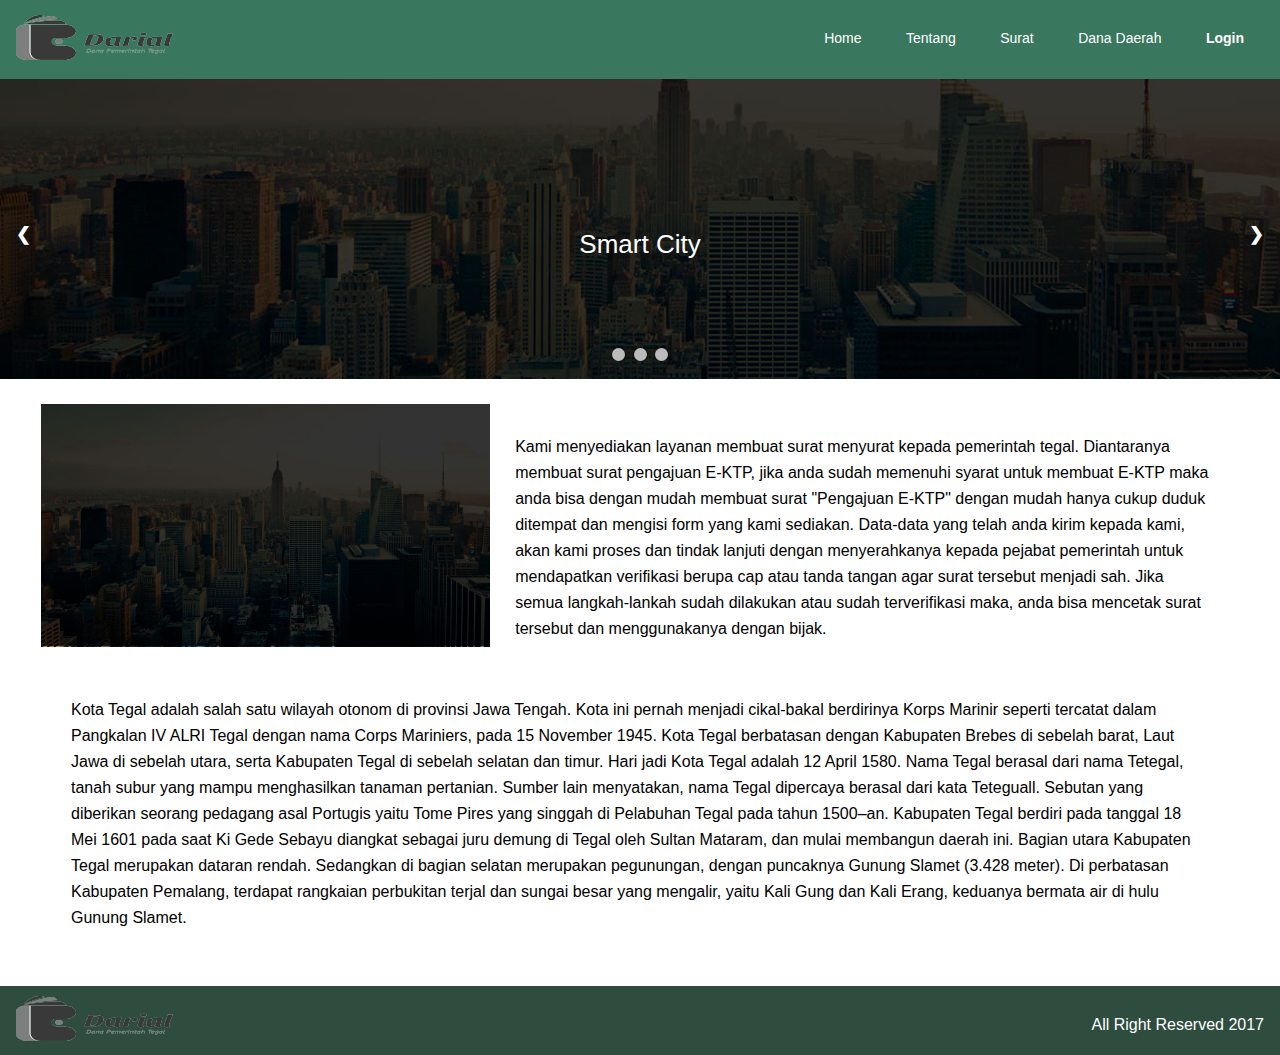
<file: tentang.html>
<!DOCTYPE html>
<html>
<head>
	<title>Tentang</title>
	<link rel="stylesheet" type="text/css" href="css/tentang.css">
	<script type="text/javascript" src="js/index.js"></script>
</head>
<body>

<div id="header">
	<div class="center">
		<div class="logo"><img src="img/logosamping.png"></div>
		<div class="menu">
			<ul>
				<li><a href="index.html">Home</a></li>
				<li><a href="tentang.html">Tentang</a></li>
				<li><a href="surat.html">Surat</a></li>
				<li><a href="dana.html">Dana Daerah</a></li>
				<li><a href="login.html" class="login">Login</a></li>
			</ul>
		</div>
	</div>
	<div class="clear"></div>
</div>

		<div id="bg">
			<div class="slideshow-container">
				  <a href="#"><div class="text_slideShow fade" style="display: block;">Smart City</div></a>
				  <div class="text_slideShow fade">Tegal is Smart</div>
				  <div class="text_slideShow fade">The Good Place</div>

				<a class="prev" onclick="plusSlides(-1)">&#10094;</a>
				<a class="next" onclick="plusSlides(1)">&#10095;</a>
				<br>
				<div style="text-align:center">
				  <span class="dot" onclick="currentSlide(1)"></span> 
				  <span class="dot" onclick="currentSlide(2)"></span> 
				  <span class="dot" onclick="currentSlide(3)"></span>
				</div>
			</div>
		</div>

<div id="content">
	<div class="center">
		<img src="img/header-bg.jpg" class="gambar">
		<div class="text"><p>
			Kami menyediakan layanan membuat surat menyurat kepada pemerintah tegal. Diantaranya membuat surat pengajuan E-KTP, jika anda sudah memenuhi syarat untuk membuat E-KTP maka anda bisa dengan mudah membuat surat "Pengajuan E-KTP" dengan mudah hanya cukup duduk ditempat dan mengisi form yang kami sediakan. Data-data yang telah anda kirim kepada kami, akan kami proses dan tindak lanjuti dengan menyerahkanya kepada pejabat pemerintah untuk mendapatkan verifikasi berupa cap atau tanda tangan agar surat tersebut menjadi sah. Jika semua langkah-lankah sudah dilakukan atau sudah terverifikasi maka, anda bisa mencetak surat tersebut dan menggunakanya dengan bijak.</p>
			<p>Kota Tegal adalah salah satu wilayah otonom di provinsi Jawa Tengah. Kota ini pernah menjadi cikal-bakal berdirinya Korps Marinir seperti tercatat dalam Pangkalan IV ALRI Tegal dengan nama Corps Mariniers, pada 15 November 1945. Kota Tegal berbatasan dengan Kabupaten Brebes di sebelah barat, Laut Jawa di sebelah utara, serta Kabupaten Tegal di sebelah selatan dan timur. Hari jadi Kota Tegal adalah 12 April 1580. Nama Tegal berasal dari nama Tetegal, tanah subur yang mampu menghasilkan tanaman pertanian. Sumber lain menyatakan, nama Tegal dipercaya berasal dari kata Teteguall. Sebutan yang diberikan seorang pedagang asal Portugis yaitu Tome Pires yang singgah di Pelabuhan Tegal pada tahun 1500–an. Kabupaten Tegal berdiri pada tanggal 18 Mei 1601 pada saat Ki Gede Sebayu diangkat sebagai juru demung di Tegal oleh Sultan Mataram, dan mulai membangun daerah ini. Bagian utara Kabupaten Tegal merupakan dataran rendah. Sedangkan di bagian selatan merupakan pegunungan, dengan puncaknya Gunung Slamet (3.428 meter). Di perbatasan Kabupaten Pemalang, terdapat rangkaian perbukitan terjal dan sungai besar yang mengalir, yaitu Kali Gung dan Kali Erang, keduanya bermata air di hulu Gunung Slamet.</p>
		</div>
	</div>
</div>

<!--Footer-->
<div id="footer">
	<div class="center">
		<div class="logo"><img src="img/logosamping.png"></div>
		<div class="cp">All Right Reserved 2017</div>
	</div>
	<div class="clear"></div>
</div>
<!--Footer-->

</body>
</html>
</file>
<file: css/style.css>
body{
	margin: 0;
	padding: 0;
	font-family: "Raleway","Segoe UI", sans-serif, arial;
}
.center{
	width: 1248px;
	margin: 0 auto;
	padding: 0;
}
.clear{
	float: none;
	clear: both;
}

#header{
	padding: 0;
	margin: 0;
	min-height: 660px;
	background-image: url(../img/bb.png);
	background-position: center;
	background-size: cover;
}
#header .logo{
	/*display: inline-block;*/
	float: left;
	padding: 35px 0;
}
#header .menu{
	/*display: inline-block;*/
	margin: 30px 0;
	float: right;
}
#header .menu ul{
	padding: 0;
	margin: 0;
}
#header .menu ul li{
	display: inline-block;
	list-style-type: none;
	padding: 25px 10px;
	margin: 0 5px;
}
#header .menu ul li a{
	display: inline-block;
	color: #fff;
	font-size: 14px;
	text-decoration: none;
	transition: .4s;
}
#header .menu ul li a:hover{
	color: #4CAF50;
}
#header .login{
	display: inline-block;
	color: #fff;
	font-size: 14px;
	font-weight: bold;
	text-decoration: none;
	padding: 5px 25px;
	border-radius: 25px;
	background-color: #4CAF50;
	transition: .4s;
}
#header .login:hover{
	color: #4CAF50;
	background-color: #fff;
}

#navbar{
	background-color: #fff;
    position: fixed;
    top: -100px;
    width: 100%;
    transition: top 0.4s;
    height: 100px;
}
#navbar .navbar{
	float: right;
	width: 100%;
}
#navbar .logo{
	float: left;
	padding: 0;
	margin-right: 570px;
}
#navbar .navbar a {
    float: left;
    color: #111;
    text-decoration: none;
    margin: 0;
    padding: 40px 20px;
    transition: .4s;
    box-shadow: 20px;
}

#navbar .navbar a:hover{
    color: grey;
    height: 0px;
    font-weight: bold;
}
#header .title{
	text-align: center;
	font-weight: bold;
	font-size: 36px;
	color: #fff;
	padding-top: 228px;
	margin: 0 auto;
}
#header .sub-title{
	text-align: center;
	font-size: 18px;
	color: #f1f1f1;
	padding-top: 20px;
	margin: auto;
	margin-bottom: 96px;
}
#header .header-btn{
	font-size: 18px;
	font-weight: bold;
	text-decoration: none;
	color: #fff;
	text-align: center;
	padding: 17px 30px;
	background-color: #4CAF50;
	border-radius: 25px;
	transition: .4s;
}
#header .header-btn:hover{
	color: #4CAF50;
	background-color: #fff;
}

#how-work{
	padding: 50px 0;
	margin: 0;
	padding-bottom: 50px;
	background-image: url(../img/how-workBg.jpg);
	background-position: center;
	background-size: cover;
}
#how-work .title{
	font-size: 30px;
	font-weight: bold;
	color: #222222;
	text-align: center;
	margin: auto;
	padding-bottom: 50px;
	margin-bottom: 25px;
}
#how-work .content{
	width: 1015px;
	margin: auto;
	
}
#how-work .box{
	width: 285px;
	height: 342px;
	background-color: #fff;
	box-shadow: 0 5px 40px 10px rgba(0,0,0,0.1);
	/*border: 3px solid #5dddd3;*/
	display: inline-block;
	margin: auto 25px;
	text-align: center;
	transition: 1s;
}
#how-work .box img{
	margin-bottom: -70px;
}
#how-work .icon-proses{
	width: 80px;
	height: 120px;
	margin-top: 20px;
}
#how-work .box-title{
	font-size: 20px;
	font-weight: bold;
	color: #222222;
	text-align: center;
	padding: 100px 0 13px 0;
	/*border-bottom: 3px solid #000000;*/
}
#how-work .box-content{
	width: 228px;
	line-height: 20px;
	text-align: center;
	font-size: 14px;
	color: #444444;
	margin: 0 auto;	
}
#how-work .box:hover{
	background-color: #5bb8f3;
	border-radius: 10px;
	color: #fff;
	box-shadow: 0 0 15px 0px rgba(0,0,0,0.4);
	background-color: #5bb8f3;
}

#dana{
	padding: 50px 0;
	margin: 0;
	padding-bottom: 0;
}
#dana .title{
	padding: 0;
	padding-bottom: 80px;
	font-size: 30px;
	font-weight: bold;
	color: #222222;
	text-align: center;
}
#dana .content{
	width: 45%;
	text-align: center;
	display: inline-block;
}
#dana .btn{
	padding: 15px 50px;
	text-decoration: none;
	color: #fff;
	background-color: #39785e;
	font-weight: bold;
	border-radius: 5px;
	transition: .4s;
}
#dana .tabel-bg{
	margin: auto;
	border-radius: 5px;
	background-image: url(../img/tabel-bg.jpg);
	background-size: cover;
	background-position: center;
	width: 45%;
	color: #f1f1f1;
	margin-top: 50px;
	float: left;
	transition: .4s;
}
#dana .tabel-bg:hover{
	box-shadow: 0 5px 40px 10px rgba(0,0,0,0.1);
}
#dana .circle{
	width: 35px;
	height: 30px;
	border-radius: 50%;
	background-color: #f05b6f;
	text-align: center;
	padding-top: 5px;
	font-size: 18px;
}
#dana .tabel{
	padding: 20px 50px 20px 50px;
}
#dana .diagram{
	width: 345px;
	height: 50px;
	background-color: red;
	position: absolute;
}

#surat{
	padding: 50px 0;
	margin: 0;
	padding-bottom: 0;
}
#surat .title{
	text-align: center;
	margin: 0 auto;
	padding: 25px 0;
	color: #fff;
	font-weight: bold;
	font-size: 30px;
	background-color: #449474;
}
#surat .content{
	padding-bottom: 50px;
	margin: 0;
	background-color: #22885e;
}
#surat .box{
	text-align: center;
	width: 180px;
	margin: 0 115px;
	padding: 0;
	display: inline-block;
}
#surat .box .box-icon{
	padding: 10px;
	width: 80px;
	height: 80px;
	margin: 50px auto;
}
#surat .box .box-title{
	font-size: 26px;
	color: #fff;
	text-align: center;
	font-weight: bold;
}
#surat .box .box-title:hover{
	color: #222;
}
#galery{
	padding: 50px 0;
	margin: 0;
}
#galery .title{
	font-size: 30px;
	color: #000;
	font-weight: bold;
	text-align: center;
	padding-bottom: 50px;
}
#galery .gambar{
	float: left;
	margin: 0;
	padding: 0;
	width: 416px;
	height: 416px;
}
#galery .gambar:hover{
	box-shadow: 0 5px 20px 5px rgba(0,0,0,0.2);
	transition: .4s;
}

#footer{
	padding: 10px 0;
	margin: 0;
	background-color: #111111;
	height: 100px;
}
#footer .logo{
	float: left;
}
#footer .cp{
	float: right;
	color: #fff;
	margin-top: 40px;
}
#footer .logo span{
	
}

@keyframes fadeIn{
	from{opacity: 0%}
	to{opacity: 100%}
}


@media screen and (max-width: 1265px){
	.center{
		width: auto;
		padding: 0 20px;
		margin: 0;
	}
}
@media screen and (max-width: 1070px){
	#how-work .box{
		margin-bottom: 25px;
	}
}
@media screen and (max-width: 705px){
	#header .logo{
		float: none;
		margin: 0;
		text-align: center;
		transition: 1s;
	}
	#header .menu{
		float: none;
		margin: 0;
		text-align: center;
		transition: 1s;
	}
	#header .title{
		font-size: 30px;
	}
	#header .sub-title{
		font-size: 16px;
	}
}
@media screen and (max-width: 595px){
	#header .title{
		font-size: 28px;
	}
	#header .sub-title{
		font-size: 14px;
	}
}
@media screen and (max-width: 559px){
	#header .title{
		font-size: 26px;
	}
	#header .sub-title{
		font-size: 14px;
	}
}
@media screen and (max-width: 522px){
	#header .title{
		font-size: 24px;
	}
	#header .sub-title{
		font-size: 12px;
	}
}
@media screen and (max-width: 508px){
	#header .menu ul li{
	padding: 15px 5px;
}
}
</file>
<file: css/tentang.css>
body{
  margin: 0;
  padding: 0;
  font-family: "Raleway","Segoe UI",sans-serif,arial;
}
* {box-sizing:border-box}

.center{
  width: 1248px;
  margin: 0 auto;
  padding: 0;
}
.clear{
  float: none;
  clear: both;
}

#header{
  padding: 10px 0;
  margin: 0;
  background-color: #39785e;
}
#header .logo{
  float: left;
  padding: 5px 0;
  margin: 0;
  color: #fff;
}
#header .menu{
  float: right;
  padding: 0;
  margin: 0;
}
#header .menu ul{
  padding: 0;
  margin: 0;
}
#header .menu ul li{
  display: inline-block;
  list-style-type: none;
  padding: 0;
  margin: 0;
}
#header .menu ul li a{
  padding: 20px 20px;
  text-decoration: none;
  color: #fff;
  font-size: 14px;
  margin: 0;
  transition: .4s;
}
#header .menu ul li a:hover{
  color: #111;
  background-color: #fff
}
#header .login{
  cursor: pointer;
  display: inline-block;
  color: #2e4d3f;
  font-size: 14px;
  font-weight: bold;
  text-decoration: none;
  padding: 0;
  border-radius: 5px;
  transition: .4s;
}
#header .login:hover{
  color: #222;
  background-color: #438b6e;
}
#bg{
	padding: 0;
  margin: 0;
}
#bg a{
  text-decoration: none;
  color: #fff;
}
#bg .slide_show{
	padding: 0;
  margin: 0;
}
#bg .slideshow-container {
  height: 300px;
  background-image: url(../img/header-bg.jpg);
  background-position: center;
  background-size: cover;
  position: relative;
  margin: auto;
}

/* Next & previous buttons */
#bg .prev, .next {
  cursor: pointer;
  position: absolute;
  top: 50%;
  width: auto;
  padding: 16px;
  margin-top: -22px;
  color: #fff;
  font-weight: bold;
  font-size: 18px;
  transition: 0.6s ease;
  border-radius: 0 3px 3px 0;
}

/* Position the "next button" to the right */
#bg .next {
  right: 0;
  border-radius: 3px 0 0 3px;
}

/* On hover, add a black background color with a little bit see-through */
#bg .prev:hover, .next:hover {
  background-color: rgba(0,0,0,0.8);
}

/* Caption text */
#bg .text_slideShow {
  font-size: 26px;
  margin: auto;
  padding-top: 150px; 
  display: none;
  text-align: center;
  color: #fff;
}
#bg .dot {
  cursor:pointer;
  height: 13px;
  width: 13px;
  margin: 70px 2px 0 2px;
  background-color: #bbb;
  border-radius: 50%;
  display: inline-block;
  transition: background-color 0.6s ease;
}
#bg .active, .dot:hover {
  background-color: #717171;
}

/* Fading animation */
#bg .fade {
  -webkit-animation-name: fade;
  -webkit-animation-duration: 1.5s;
  animation-name: fade;
  animation-duration: 1.5s;
}
@-webkit-keyframes fade {
  from {opacity: .4} 
  to {opacity: 1}
}

@keyframes fade {
  from {opacity: .4} 
  to {opacity: 1}
}

#content{
  padding: 0;
  margin: 0;
}
#content .gambar{
  width: 40%;
  float: left;
  padding: 25px;
  margin: 0;
}
#content .text{
  margin: 0;
  color: #000;
  margin: auto;
  padding: 25px;
  font-size: 16px;
  line-height: 26px;
}
#content .text p{
  margin: 5px;
  padding: 25px;
}

/*Anda kirim*/
#kirim{
  padding-top: 50px;
  margin: 0;
  background-color: #f1f1f1;
}
#kirim .title{
  text-align: center;
  margin: 0;
  padding: 0;
  font-size: 30px;
  color: #000;
  font-weight: bold;
}
#kirim .sub-title{
  text-align: center;
  margin: 0;
  padding: 20px 0 50px 0;
  color: #444444;
  font-size: 18px;
}
#kirim .step{
  padding: 0;
  margin: 20px 0;
  overflow: hidden;
}
#kirim .icon{
  width: 80px;
  height: 80px;
  float: left;
}
#kirim .text{
  padding: 0;
  margin: 0 0 0 50px;
  float: left;
}
#kirim .title-text{
  padding: 15px 0 5px 0;
  font-size: 26px;
  color: #222;
}
#kirim .sub-text{
  font-size: 14px;
  color: #4a4a4a;
}
#kirim .btn, .tombol{
  background-color: #4CAF50;
  color: white;
  padding: 15px 250px;
  margin: 0;
  border: none;
  cursor: pointer;
  text-align: center;
}
#kirim .tombol{
  padding: 15px 0;
  width: 100%;
}
#kirim .btn:hover{
  opacity: 0.8;
}
#kirim .tombol:hover{
  opacity: 0.8;
}
#kirim .box-surat{
  width: 1000px;
  margin: auto;
  padding: 0;
}
#kirim .surat{
  padding: 0;
  margin: 0 20px 90px 20px;
  width: 285px;
  height: 312px;
  float: left;
  text-align: center;
}
#kirim .surat-icon{
  padding: 0;
  margin: 0;
  text-align: center;
}
#kirim .surat-title{
  padding-top: 20px;
  text-align: center;
  font-weight: bold;
  font-size: 18px;
  color: #000;
}
#kirim .surat-content{
  padding: 20px;
  margin: 0;
  text-align: center;
  font-size: 14px;
  line-height: 18px;
}

#form-input{
  padding: 0;
  margin: 0;
  background-color: rgba(0,0,0,0.5);
}
#form-modalUsaha{
  padding: 0;
  margin: 0;
  background-color: rgba(0,0,0,0.5);
  display: none;
}
#form-hilang{
  padding: 0;
  margin: 0;
  background-color: rgba(0,0,0,0.5);
  display: none;
}
#form-ektp{
  padding: 0;
  margin: 0;
  background-color: rgba(0,0,0,0.5);
  display: none;
}
.form{
    border: 3px solid #f1f1f1;
}
.input, .insert{
    width: 100%;
    padding: 12px 20px;
    margin: 8px 0;
    display: inline-block;
    border: 1px solid #ccc;
    box-sizing: border-box;
}
.insert{
  border-radius: 10px;
  border: 1px solid #000;
}
button{
    background-color: #4CAF50;
    color: white;
    padding: 14px 20px;
    margin: 8px 0;
    font-size: 18px;
    border: none;
    cursor: pointer;
    width: 100%;
}
button:hover{
    opacity: 0.8;
}
.cancelbtn{
    width: auto;
    padding: 10px 18px;
    background-color: #f44336;
    font-size: 14px;
}

.left{
  width: 50%;
  height: 100%;
  padding-top: 10px;
  float: left;
}
.imgContainer{
    text-align: center;
    margin: 0;
    padding: 0;
}
img.avatar{
    width: 80%;
}
.container{
    padding: 16px;
}
span.psw{
    float: right;
    padding-top: 16px;
}
.right{
  padding-top: 25px;
  width: 50%;
  height: 100%;
  float: left;
}
@media screen and (max-width: 300px) {
    span.psw {
        display: block;
        float: none;
    }
    .cancelbtn {
        width: 100%;
    }
}
.modal{
    display: none; /* Hidden by default */
    position: fixed; /* Stay in place */
    z-index: 1; /* Sit on top */
    left: 0;
    top: 0;
    width: 100%; /* Full width */
    height: 100%; /* Full height */
    overflow: auto; /* Enable scroll if needed */
    background-color: rgb(0,0,0); /* Fallback color */
    background-color: rgba(0,0,0,0.4); /* Black w/ opacity */
    padding-top: 60px;
}

/* Modal Content/Box */
.modal-content{
    background-color: #fefefe;
    margin: 5px auto; /* 15% from the top and centered */
    border: 1px solid #888;
    width: 80%; /* Could be more or less, depending on screen size */
}

/* The Close Button */
.close{
    /* Position it in the top right corner outside of the modal */
    position: absolute;
    right: 25px;
    top: 0; 
    color: #000;
    font-size: 35px;
    font-weight: bold;
}

/* Close button on hover */
.close:hover,
.close:focus{
    color: red;
    cursor: pointer;
}

/* Add Zoom Animation */
.animate{
    -webkit-animation: animatezoom 0.6s;
    animation: animatezoom 0.6s
}

@-webkit-keyframes animatezoom {
    from {-webkit-transform: scale(0)} 
    to {-webkit-transform: scale(1)}
}

@keyframes animatezoom {
    from {transform: scale(0)} 
    to {transform: scale(1)}
}

#grafik{
  padding-bottom: 50px;
  margin: 0;
}
#grafik .title{
  padding-top: 50px;
  margin: 0;
  font-size: 30px;
  color: #000;
  text-align: center;
  font-weight: bold;
}
#grafik .sub-title{
  padding-top: 20px;
  margin: 0;
  font-size: 18px;
  color: #222;
  text-align: center;
}
#grafik .judul{
  padding-top: 50px;
  margin: 0;
  text-align: center;
  font-size: 24px;
  font-weight: bold;
  color: #222;
}
#grafik .grafik-data{
  width: 50%;
  padding: 20px 0;
  margin: auto;
}
#grafik .dana-grafik{
  width: 100%;
  padding: 0;
  margin: 0;
}
#grafik .content{
  width: 45%;
  margin-top: 50px;
  text-align: center;
  display: inline-block;
}
#grafik .btn{
  padding: 15px 50px;
  text-decoration: none;
  color: #fff;
  background-color: #39785e;
  font-weight: bold;
  border-radius: 5px;
  transition: .4s;
}
#grafik .tabel-bg{
  margin: auto;
  border-radius: 5px;
  background-image: url(../img/tabel-bg.jpg);
  background-size: cover;
  background-position: center;
  width: 45%;
  color: #f1f1f1;
  margin-top: 50px;
  float: left;
  transition: .4s;
}
#grafik .tabel-bg:hover{
  box-shadow: 0 5px 40px 10px rgba(0,0,0,0.1);
}
#grafik .circle{
  width: 35px;
  height: 30px;
  border-radius: 50%;
  background-color: #f05b6f;
  text-align: center;
  padding-top: 5px;
  font-size: 18px;
}
#grafik .tabel{
  padding: 20px 50px 20px 50px;
}
#grafik .diagram{
  width: 345px;
  height: 50px;
  background-color: red;
  position: absolute;
}

/*footer*/
#footer{
  padding: 10px 0;
  margin: 0;
  background-color: #2e4d3f;
}
#footer .logo{
  float: left;
  padding: 0;
  margin: 0;
  color: #fff;
}
#footer .cp{
  float: right;
  margin-top: 20px;
  padding: 0;
  color: #fff;
}
</file>
<file: css/admin.css>
body{
	margin: 0;
	padding: 0;
	font-family: "Raleway","Segoe UI", sans-serif, arial;
}
.center{
	width: 1248px;
	margin: 0 auto;
	padding: 0;
}
.clear{
	float: none;
	clear: both;
}

#content-admin{
	padding: 0;
	margin: 0;
}
#content-admin a{
	color: #000;
	text-decoration:  none;
}
#content-admin .box{
	width: 265px;
	height: 300px;
	margin: 0 20px;
	margin-top: 50px;
	padding: 0;
	display: inline-block;
}
#content-admin .image{
	width: 265px;
	height: 200px;
	padding: 0;
	margin: 0;
}
#content-admin .content{
	width: 265px;
	height: 100px;
	padding: 10px;
	margin: 0;
	font-size: 12px;
	background-color: #f1f1f1;
}
#content-admin .content b{
	margin: 0;
	font-size: 18px;
	margin: auto;
}
#content-admin .content table{
	margin-top: 10px;
}

#detail-laporan{
	padding: 50px 0;
	margin: 0;
}
#detail-laporan b{
	font-size: 24px;
	margin: auto;
}
#detail-laporan .image{
	width: 600px;
	height: 400px;
	margin: 0 auto;
	padding: 0;
}
#detail-laporan .img{
	width: 600px;
	height: 400px;
	padding: 0;
	margin: auto;
}
#detail-laporan .content{
	margin: 0 auto;
	padding: 0;
	padding-bottom: 0;
}
#detail-laporan .title{
	font-size: 24px;
	font-weight: bold;
	text-align: center;
	padding-top: 50px;
}
#detail-laporan span{
	padding-left: 50px;
}
#detail-laporan table{
	margin-top: 30px; 
	font-size: 14px;
	color: #aaaaaa;
	display: inline-block;
}
#detail-laporan .btn{
	padding: 10px 40px;
	margin: 45px 0;
	background-color: #4CAF50;
	text-decoration: none;
	color: #fff;
	display: inline-block;
	float: right;
}
#detail-laporan .btn:hover{
	opacity: .8;
}
</file>
<file: css/login.css>
body{
	padding: 0;
	margin: 0;
	font-family: "Raleway", "Segoe UI", sans-serif, arial;
}

.center{
	padding: 0;
	margin: auto;
}
.clear{
	float: none;
	clear: both;
}

#bg{
	margin: 0;
	overflow: hidden;
	background-image: url(../img/login-bg.jpg);
	background-position: center;
	background-size: cover;
	min-height: 760px;
}
#bg .kiri{
	width: 50%;
	padding: 0;
	padding-top: 200px;
	margin: 0;
	float: left;
}
#bg .kiri .title{
	font-size: 30px;
	color: #fff;
	text-align: center;
	text-transform: uppercase;
}
#bg .kiri .content{
	padding-top: 50px;
	padding-bottom: 80px;
	width: 360px;
	text-align: center;
	color: #f1f1f1;
	font-size: 14px;
	line-height: 18px;
	margin: auto;
}
#bg .kiri .btn-kiri{
	color: #fff;
	font-size: 18px;
	text-decoration: none;
	font-weight: bold;
	text-transform: uppercase;
	padding: 15px 80px;
	text-align: center;
	background-color: #105ee7;
	border-radius: 25px;
}
#bg .kiri .btn-kiri:hover{
	color: #105ee7;
	background-color: #fff;
	transition: .4s;
}
#bg .kanan{
	width: 50%;
	background-color: rgba(123,165,186,0.8);
	text-align: center;
	padding: 0;
	padding-top: 200px;
	margin: 0;
	min-height: 560px;
	float: right;
}
#bg .kanan .title{
	font-size: 30px;
	vertical-align: 50px;
	color: #fff;
	margin-bottom: 25px;
}
#bg .kanan .input{
	background-color: rgba(0,0,0,0);
	padding: 10px 20px;
	border-radius: 25px;
	border: 2px solid #fff;
	margin: 5px 0;
	color: #fff;
	font-size: 18px;
}
#bg .kanan .input::-webkit-input-placeholder{
  color: #f1f1f1;
}
#bg .kanan .submit{
	padding: 15px 120px;
	margin-top: 30px;
	border-radius: 25px;
	background-color: #fff;
	color: #105ee7;
	text-transform: uppercase;
	text-align: center;
	border: none;
	font-weight: bold;
	font-size: 18px;
}
#bg .kanan .submit:hover{
	background-color: #105ee7;
	color: #fff;
	transition: .4s;
}
</file>
